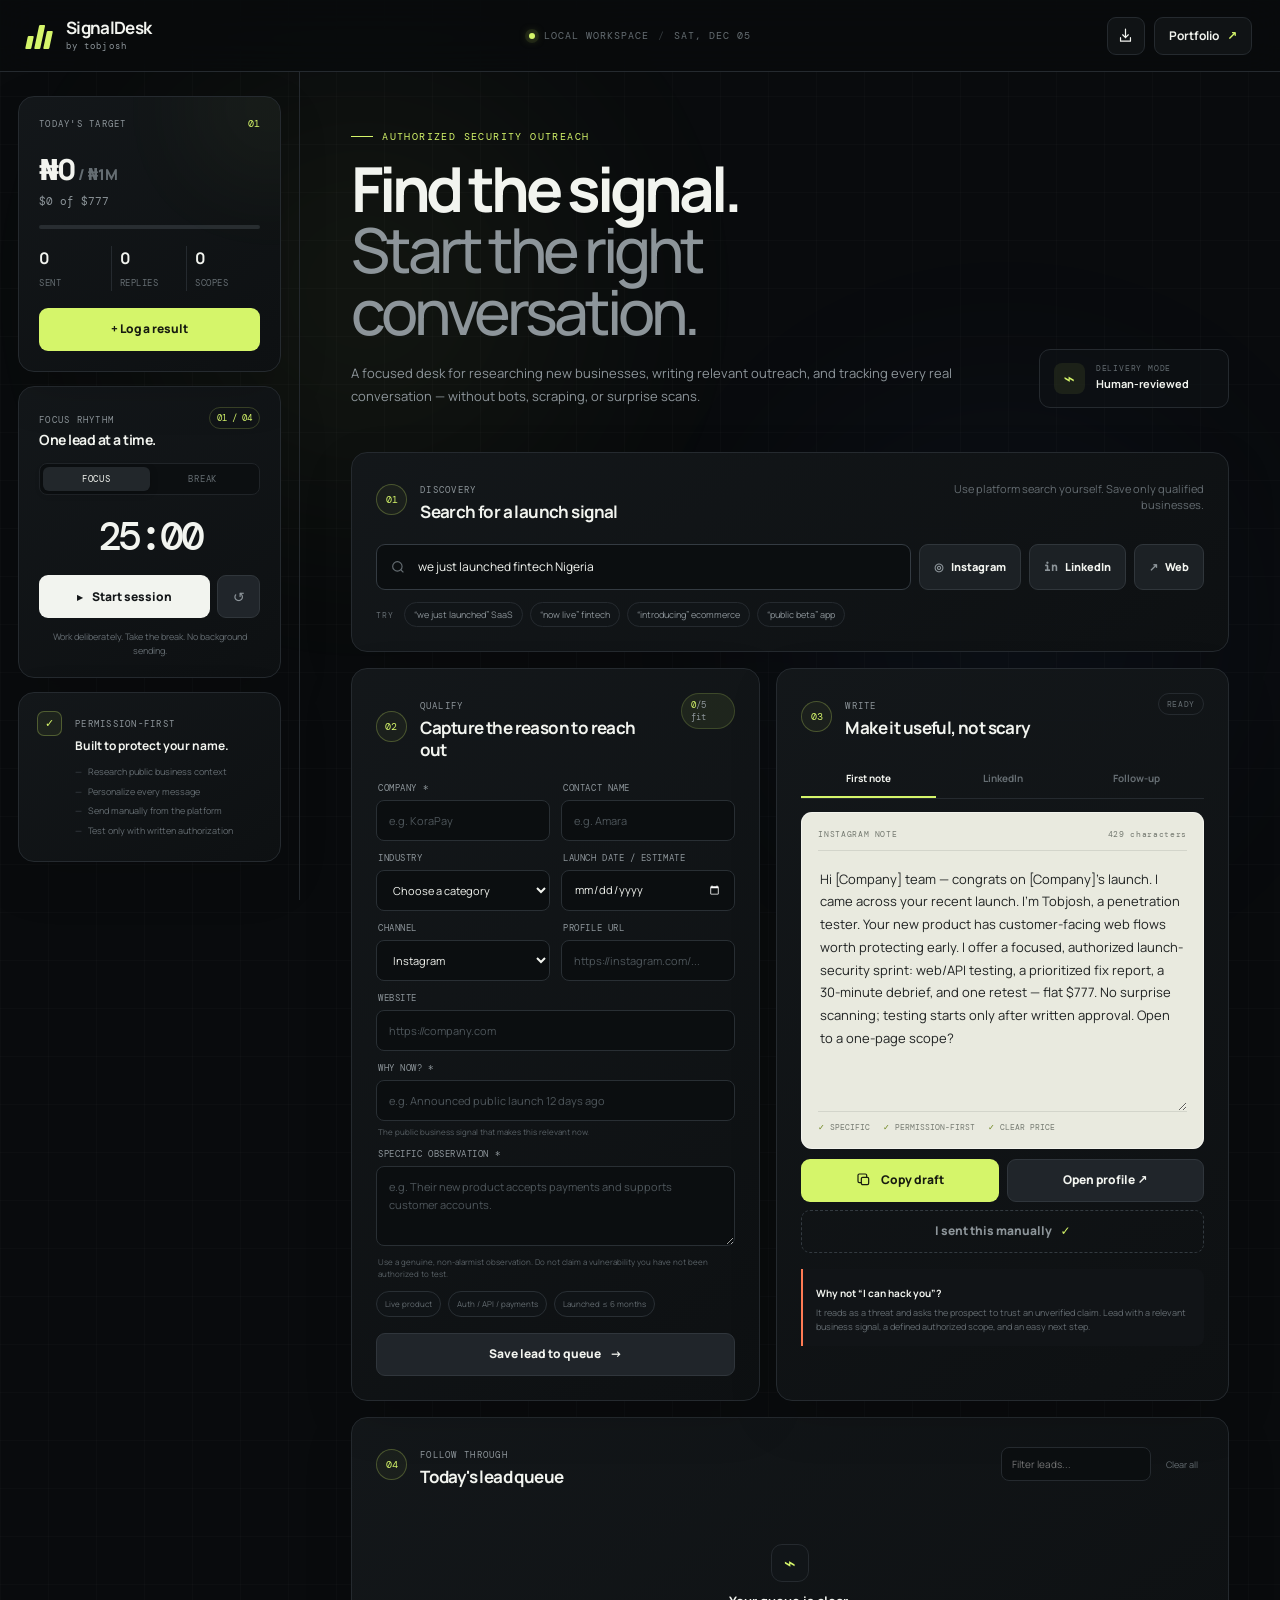
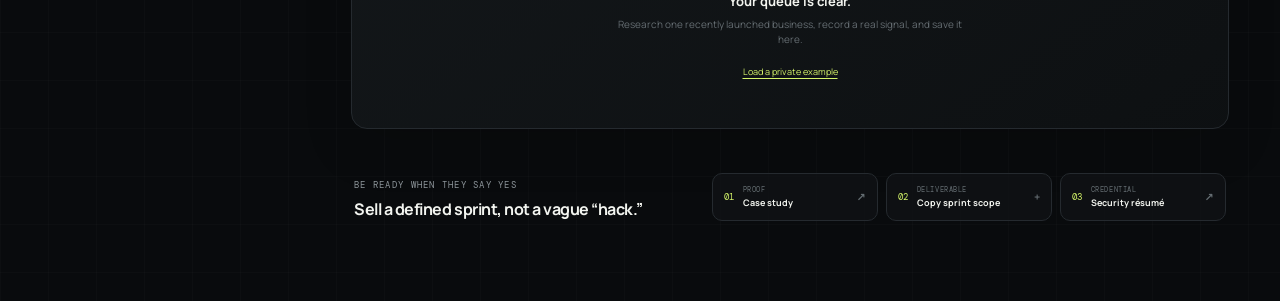
<file: outreach.html>
<!DOCTYPE html>
<html lang="en">
<head>
    <meta charset="UTF-8">
    <meta name="viewport" content="width=device-width, initial-scale=1.0">
    <meta name="description" content="SignalDesk — a manual, permission-first outreach workspace for Tobjosh security sprints.">
    <title>SignalDesk | Tobjosh Outreach Workspace</title>
    <link rel="stylesheet" href="assets/outreach.css">
</head>
<body>
    <div class="ambient ambient-one"></div>
    <div class="ambient ambient-two"></div>

    <div class="app-shell">
        <header class="topbar">
            <a class="brand" href="index.html" aria-label="Back to Tobjosh portfolio">
                <span class="brand-mark" aria-hidden="true"><i></i><i></i><i></i></span>
                <span>
                    <strong>SignalDesk</strong>
                    <small>by tobjosh</small>
                </span>
            </a>

            <div class="topbar-center" aria-label="Workspace status">
                <span class="live-dot"></span>
                <span>LOCAL WORKSPACE</span>
                <span class="divider">/</span>
                <span id="today-label">TODAY</span>
            </div>

            <div class="topbar-actions">
                <button class="icon-button" id="export-button" type="button" title="Export lead data" aria-label="Export lead data">
                    <svg viewBox="0 0 24 24" aria-hidden="true"><path d="M12 3v12m0 0 4-4m-4 4-4-4M5 15v5h14v-5"/></svg>
                </button>
                <a class="portfolio-link" href="index.html">Portfolio <span>↗</span></a>
            </div>
        </header>

        <main class="workspace">
            <aside class="left-rail">
                <section class="goal-card panel">
                    <div class="eyebrow-row">
                        <span class="eyebrow">TODAY'S TARGET</span>
                        <span class="goal-day">01</span>
                    </div>
                    <div class="goal-value"><span id="goal-naira">₦0</span><small> / ₦1M</small></div>
                    <div class="goal-usd"><span id="goal-usd">$0</span> of $777</div>
                    <div class="progress-track"><span id="goal-progress"></span></div>
                    <div class="goal-stats">
                        <div><strong id="sent-count">0</strong><span>sent</span></div>
                        <div><strong id="reply-count">0</strong><span>replies</span></div>
                        <div><strong id="proposal-count">0</strong><span>scopes</span></div>
                    </div>
                    <button class="primary-button full" id="log-win-button" type="button">+ Log a result</button>
                </section>

                <section class="timer-card panel">
                    <div class="section-heading compact">
                        <div>
                            <span class="eyebrow">FOCUS RHYTHM</span>
                            <h2>One lead at a time.</h2>
                        </div>
                        <span class="round-counter" id="round-counter">01 / 04</span>
                    </div>
                    <div class="timer-mode-row">
                        <button class="mode-button active" data-mode="focus" type="button">Focus</button>
                        <button class="mode-button" data-mode="break" type="button">Break</button>
                    </div>
                    <div class="timer-display" id="timer-display">25:00</div>
                    <div class="timer-actions">
                        <button class="timer-start" id="timer-start" type="button"><span>▶</span> Start session</button>
                        <button class="timer-reset" id="timer-reset" type="button" aria-label="Reset timer" title="Reset timer">↺</button>
                    </div>
                    <p class="timer-note">Work deliberately. Take the break. No background sending.</p>
                </section>

                <section class="guardrail-card panel">
                    <div class="guardrail-icon">✓</div>
                    <div>
                        <span class="eyebrow">PERMISSION-FIRST</span>
                        <h3>Built to protect your name.</h3>
                        <ul>
                            <li>Research public business context</li>
                            <li>Personalize every message</li>
                            <li>Send manually from the platform</li>
                            <li>Test only with written authorization</li>
                        </ul>
                    </div>
                </section>
            </aside>

            <section class="main-column">
                <section class="hero-row">
                    <div>
                        <p class="kicker"><span></span> AUTHORIZED SECURITY OUTREACH</p>
                        <h1>Find the signal.<br><em>Start the right conversation.</em></h1>
                        <p class="hero-copy">A focused desk for researching new businesses, writing relevant outreach, and tracking every real conversation — without bots, scraping, or surprise scans.</p>
                    </div>
                    <div class="manual-badge">
                        <span class="manual-badge-icon">⌁</span>
                        <span><small>DELIVERY MODE</small><strong>Human-reviewed</strong></span>
                    </div>
                </section>

                <section class="search-card panel">
                    <div class="section-heading">
                        <div>
                            <span class="step-number">01</span>
                            <div>
                                <span class="eyebrow">DISCOVERY</span>
                                <h2>Search for a launch signal</h2>
                            </div>
                        </div>
                        <p>Use platform search yourself. Save only qualified businesses.</p>
                    </div>
                    <div class="search-controls">
                        <label class="search-input-wrap">
                            <svg viewBox="0 0 24 24" aria-hidden="true"><circle cx="11" cy="11" r="7"/><path d="m20 20-4-4"/></svg>
                            <span class="sr-only">Search phrase</span>
                            <input id="discovery-query" type="search" value="we just launched fintech Nigeria" autocomplete="off">
                        </label>
                        <button class="channel-button instagram" data-search-channel="instagram" type="button"><span>◎</span> Instagram</button>
                        <button class="channel-button linkedin" data-search-channel="linkedin" type="button"><span>in</span> LinkedIn</button>
                        <button class="channel-button web" data-search-channel="web" type="button"><span>↗</span> Web</button>
                    </div>
                    <div class="suggestion-row">
                        <span>TRY</span>
                        <button type="button" data-query='"we just launched" SaaS Nigeria'>“we just launched” SaaS</button>
                        <button type="button" data-query='"now live" fintech startup'>“now live” fintech</button>
                        <button type="button" data-query='"introducing" ecommerce Nigeria'>“introducing” ecommerce</button>
                        <button type="button" data-query='"public beta" app Africa'>“public beta” app</button>
                    </div>
                </section>

                <div class="desk-grid">
                    <section class="lead-card panel">
                        <div class="section-heading">
                            <div>
                                <span class="step-number">02</span>
                                <div>
                                    <span class="eyebrow">QUALIFY</span>
                                    <h2>Capture the reason to reach out</h2>
                                </div>
                            </div>
                            <div class="fit-score" title="Lead fit score"><span id="fit-score">0</span>/5 fit</div>
                        </div>

                        <form id="lead-form">
                            <div class="field-grid two">
                                <label class="field">
                                    <span>Company *</span>
                                    <input id="company" name="company" required placeholder="e.g. KoraPay" autocomplete="organization">
                                </label>
                                <label class="field">
                                    <span>Contact name</span>
                                    <input id="contact" name="contact" placeholder="e.g. Amara" autocomplete="name">
                                </label>
                            </div>
                            <div class="field-grid two">
                                <label class="field">
                                    <span>Industry</span>
                                    <select id="industry" name="industry">
                                        <option value="">Choose a category</option>
                                        <option>SaaS</option>
                                        <option>Fintech</option>
                                        <option>E-commerce</option>
                                        <option>Healthtech</option>
                                        <option>Web3</option>
                                        <option>Marketplace</option>
                                        <option>Agency</option>
                                        <option>Other</option>
                                    </select>
                                </label>
                                <label class="field">
                                    <span>Launch date / estimate</span>
                                    <input id="launch-date" name="launchDate" type="date">
                                </label>
                            </div>
                            <div class="field-grid two">
                                <label class="field">
                                    <span>Channel</span>
                                    <select id="channel" name="channel">
                                        <option>Instagram</option>
                                        <option>LinkedIn</option>
                                        <option>Email</option>
                                    </select>
                                </label>
                                <label class="field">
                                    <span>Profile URL</span>
                                    <input id="profile-url" name="profileUrl" type="url" placeholder="https://instagram.com/...">
                                </label>
                            </div>
                            <label class="field">
                                <span>Website</span>
                                <input id="website" name="website" type="url" placeholder="https://company.com">
                            </label>
                            <label class="field">
                                <span>Why now? *</span>
                                <input id="signal" name="signal" required placeholder="e.g. Announced public launch 12 days ago">
                                <small>The public business signal that makes this relevant now.</small>
                            </label>
                            <label class="field">
                                <span>Specific observation *</span>
                                <textarea id="observation" name="observation" required rows="3" placeholder="e.g. Their new product accepts payments and supports customer accounts."></textarea>
                                <small>Use a genuine, non-alarmist observation. Do not claim a vulnerability you have not been authorized to test.</small>
                            </label>
                            <div class="qualification-checks">
                                <label><input id="has-live-product" type="checkbox"><span>Live product</span></label>
                                <label><input id="has-sensitive-flow" type="checkbox"><span>Auth / API / payments</span></label>
                                <label><input id="is-recent" type="checkbox"><span>Launched ≤ 6 months</span></label>
                            </div>
                            <button class="secondary-button full" type="submit">Save lead to queue <span>→</span></button>
                        </form>
                    </section>

                    <section class="draft-card panel">
                        <div class="section-heading">
                            <div>
                                <span class="step-number">03</span>
                                <div>
                                    <span class="eyebrow">WRITE</span>
                                    <h2>Make it useful, not scary</h2>
                                </div>
                            </div>
                            <span class="saved-state" id="draft-state">DRAFT</span>
                        </div>

                        <div class="template-tabs" role="tablist" aria-label="Message template">
                            <button class="template-tab active" data-template="initial" type="button">First note</button>
                            <button class="template-tab" data-template="linkedin" type="button">LinkedIn</button>
                            <button class="template-tab" data-template="followup" type="button">Follow-up</button>
                        </div>

                        <div class="message-paper">
                            <div class="message-meta">
                                <span id="message-channel">INSTAGRAM DM</span>
                                <span id="char-count">0 characters</span>
                            </div>
                            <textarea id="message-draft" aria-label="Editable message draft" spellcheck="true"></textarea>
                            <div class="message-principles">
                                <span><i>✓</i> Specific</span>
                                <span><i>✓</i> Permission-first</span>
                                <span><i>✓</i> Clear price</span>
                            </div>
                        </div>

                        <div class="draft-actions">
                            <button class="primary-button" id="copy-draft" type="button">
                                <svg viewBox="0 0 24 24" aria-hidden="true"><rect x="8" y="8" width="11" height="11" rx="2"/><path d="M16 8V5a2 2 0 0 0-2-2H5a2 2 0 0 0-2 2v9a2 2 0 0 0 2 2h3"/></svg>
                                Copy draft
                            </button>
                            <button class="secondary-button" id="open-profile" type="button">Open profile ↗</button>
                        </div>
                        <button class="sent-button" id="mark-sent" type="button">I sent this manually <span>✓</span></button>

                        <div class="tone-note">
                            <strong>Why not “I can hack you”?</strong>
                            <p>It reads as a threat and asks the prospect to trust an unverified claim. Lead with a relevant business signal, a defined authorized scope, and an easy next step.</p>
                        </div>
                    </section>
                </div>

                <section class="queue-card panel">
                    <div class="section-heading queue-heading">
                        <div>
                            <span class="step-number">04</span>
                            <div>
                                <span class="eyebrow">FOLLOW THROUGH</span>
                                <h2>Today's lead queue</h2>
                            </div>
                        </div>
                        <div class="queue-actions">
                            <label class="mini-search">
                                <span class="sr-only">Filter leads</span>
                                <input id="lead-filter" type="search" placeholder="Filter leads...">
                            </label>
                            <button class="text-button" id="clear-data" type="button">Clear all</button>
                        </div>
                    </div>
                    <div class="queue-table-wrap">
                        <table>
                            <thead>
                                <tr><th>Company</th><th>Signal</th><th>Channel</th><th>Status</th><th>Next action</th><th></th></tr>
                            </thead>
                            <tbody id="lead-list"></tbody>
                        </table>
                        <div class="empty-state" id="empty-state">
                            <span class="empty-icon">⌁</span>
                            <h3>Your queue is clear.</h3>
                            <p>Research one recently launched business, record a real signal, and save it here.</p>
                            <button type="button" id="load-example">Load a private example</button>
                        </div>
                    </div>
                </section>

                <section class="proof-strip">
                    <div>
                        <span class="eyebrow">BE READY WHEN THEY SAY YES</span>
                        <h2>Sell a defined sprint, not a vague “hack.”</h2>
                    </div>
                    <div class="proof-items">
                        <a href="case-study.html">
                            <span>01</span><div><small>PROOF</small><strong>Case study</strong></div><b>↗</b>
                        </a>
                        <button id="copy-scope" type="button">
                            <span>02</span><div><small>DELIVERABLE</small><strong>Copy sprint scope</strong></div><b>+</b>
                        </button>
                        <a href="certs/Oluwatobiloba_Oyelowo_Security_Resume_v2.pdf" target="_blank" rel="noopener">
                            <span>03</span><div><small>CREDENTIAL</small><strong>Security résumé</strong></div><b>↗</b>
                        </a>
                    </div>
                </section>
            </section>
        </main>
    </div>

    <div class="modal-backdrop" id="result-modal" hidden>
        <div class="modal" role="dialog" aria-modal="true" aria-labelledby="result-title">
            <button class="modal-close" type="button" data-close-modal aria-label="Close">×</button>
            <span class="eyebrow">UPDATE THE SCOREBOARD</span>
            <h2 id="result-title">Log a real result</h2>
            <p>Track outcomes, not activity theatre. Values stay in this browser.</p>
            <form id="result-form">
                <label class="field"><span>Result</span>
                    <select id="result-type">
                        <option value="reply">Reply received</option>
                        <option value="proposal">Scope requested / sent</option>
                        <option value="win">Engagement signed</option>
                    </select>
                </label>
                <label class="field amount-field hidden" id="amount-field"><span>Signed value (USD)</span><input id="result-amount" type="number" min="0" step="1" value="777"></label>
                <button class="primary-button full" type="submit">Save result</button>
            </form>
        </div>
    </div>

    <div class="toast" id="toast" role="status" aria-live="polite"><span>✓</span><p>Done</p></div>

    <script src="assets/outreach.js"></script>
</body>
</html>
</file>
<file: assets/outreach.css>
@import url('https://fonts.googleapis.com/css2?family=DM+Mono:wght@400;500&family=Manrope:wght@400;500;600;700;800&display=swap');

:root {
    --bg: #090b0d;
    --surface: #101316;
    --surface-raised: #15191d;
    --surface-soft: #0d1012;
    --line: #252a2f;
    --line-bright: #343b42;
    --text: #f2f4ef;
    --muted: #8d959a;
    --dim: #656d72;
    --acid: #d5f56a;
    --acid-deep: #b8db4f;
    --orange: #ff7b54;
    --blue: #8db7ff;
    --danger: #ff6b6b;
    --mono: 'DM Mono', 'SFMono-Regular', Consolas, monospace;
    --sans: 'Manrope', Inter, ui-sans-serif, system-ui, -apple-system, BlinkMacSystemFont, sans-serif;
    --radius: 16px;
    color-scheme: dark;
}

* { box-sizing: border-box; }

html { scroll-behavior: smooth; }

body {
    margin: 0;
    min-width: 320px;
    min-height: 100vh;
    color: var(--text);
    background:
        linear-gradient(rgba(255,255,255,.015) 1px, transparent 1px),
        linear-gradient(90deg, rgba(255,255,255,.015) 1px, transparent 1px),
        var(--bg);
    background-size: 48px 48px;
    font-family: var(--sans);
    font-size: 14px;
    line-height: 1.5;
    overflow-x: hidden;
}

button, input, textarea, select { font: inherit; }
button, a { -webkit-tap-highlight-color: transparent; }
button { color: inherit; }
a { color: inherit; text-decoration: none; }

button:focus-visible, a:focus-visible, input:focus-visible, textarea:focus-visible, select:focus-visible {
    outline: 2px solid var(--acid);
    outline-offset: 2px;
}

::selection { background: var(--acid); color: #111; }
::-webkit-scrollbar { width: 8px; height: 8px; }
::-webkit-scrollbar-track { background: var(--bg); }
::-webkit-scrollbar-thumb { background: #343a3f; border-radius: 10px; }

.ambient {
    width: 420px;
    height: 420px;
    position: fixed;
    border-radius: 50%;
    filter: blur(130px);
    pointer-events: none;
    opacity: .055;
    z-index: -1;
}
.ambient-one { background: var(--acid); top: 9%; left: 12%; }
.ambient-two { background: #628fff; bottom: 7%; right: 5%; }

.app-shell { width: min(1680px, 100%); margin: 0 auto; }

.topbar {
    height: 72px;
    display: grid;
    grid-template-columns: 1fr auto 1fr;
    align-items: center;
    padding: 0 28px;
    border-bottom: 1px solid var(--line);
    background: rgba(9, 11, 13, .84);
    backdrop-filter: blur(18px);
    position: sticky;
    top: 0;
    z-index: 20;
}

.brand { display: inline-flex; align-items: center; gap: 11px; width: max-content; }
.brand-mark { width: 27px; height: 27px; position: relative; display: inline-flex; align-items: flex-end; gap: 3px; transform: skew(-12deg); }
.brand-mark i { display: block; width: 6px; background: var(--acid); border-radius: 1px; }
.brand-mark i:nth-child(1) { height: 13px; }
.brand-mark i:nth-child(2) { height: 24px; }
.brand-mark i:nth-child(3) { height: 18px; }
.brand strong { display: block; font-size: 17px; line-height: 1.05; letter-spacing: -.04em; }
.brand small { display: block; color: var(--muted); font: 9px var(--mono); letter-spacing: .12em; margin-top: 4px; }

.topbar-center { display: flex; align-items: center; gap: 9px; color: var(--dim); font: 10px var(--mono); letter-spacing: .1em; }
.live-dot { width: 6px; height: 6px; border-radius: 50%; background: var(--acid); box-shadow: 0 0 0 4px rgba(213,245,106,.08), 0 0 10px rgba(213,245,106,.5); }
.divider { color: #343a3f; }

.topbar-actions { justify-self: end; display: flex; align-items: center; gap: 9px; }
.icon-button, .portfolio-link {
    height: 38px;
    border: 1px solid var(--line);
    background: rgba(17,20,23,.9);
    border-radius: 9px;
    display: inline-flex;
    align-items: center;
    justify-content: center;
    transition: .2s ease;
}
.icon-button { width: 38px; cursor: pointer; }
.icon-button svg { width: 17px; fill: none; stroke: currentColor; stroke-linecap: round; stroke-linejoin: round; stroke-width: 1.7; }
.portfolio-link { padding: 0 14px; gap: 8px; font-size: 12px; font-weight: 700; }
.portfolio-link span { color: var(--acid); }
.icon-button:hover, .portfolio-link:hover { border-color: var(--line-bright); background: var(--surface-raised); transform: translateY(-1px); }

.workspace { display: grid; grid-template-columns: 300px minmax(0, 1fr); align-items: start; }
.left-rail { position: sticky; top: 72px; min-height: calc(100vh - 72px); border-right: 1px solid var(--line); padding: 24px 18px; display: flex; flex-direction: column; gap: 14px; }
.main-column { min-width: 0; padding: 58px clamp(24px, 4vw, 66px) 80px; }

.panel { background: linear-gradient(145deg, rgba(20,24,27,.96), rgba(14,17,19,.96)); border: 1px solid var(--line); border-radius: var(--radius); box-shadow: 0 18px 50px rgba(0,0,0,.13); }
.eyebrow { font: 9px var(--mono); letter-spacing: .14em; color: var(--muted); }
.eyebrow-row { display: flex; justify-content: space-between; align-items: center; }
.goal-card { padding: 20px; overflow: hidden; position: relative; }
.goal-card::after { content: ''; width: 110px; height: 110px; position: absolute; right: -45px; top: -45px; background: var(--acid); filter: blur(60px); opacity: .08; }
.goal-day { color: var(--acid); font: 10px var(--mono); }
.goal-value { margin-top: 18px; font-size: 29px; font-weight: 800; letter-spacing: -.06em; }
.goal-value small { color: var(--dim); font-size: 15px; letter-spacing: -.02em; }
.goal-usd { color: var(--muted); font: 11px var(--mono); margin-top: 2px; }
.progress-track { height: 4px; border-radius: 10px; background: #282d31; overflow: hidden; margin: 17px 0; }
.progress-track span { display: block; width: 0; height: 100%; background: var(--acid); border-radius: inherit; transition: width .5s ease; box-shadow: 0 0 10px rgba(213,245,106,.45); }
.goal-stats { display: grid; grid-template-columns: repeat(3, 1fr); margin: 0 -3px 17px; }
.goal-stats div { padding: 0 8px; border-right: 1px solid var(--line); }
.goal-stats div:first-child { padding-left: 3px; }
.goal-stats div:last-child { border-right: 0; }
.goal-stats strong { display: block; font-size: 16px; }
.goal-stats span { color: var(--dim); font: 9px var(--mono); text-transform: uppercase; letter-spacing: .06em; }

.primary-button, .secondary-button, .timer-start, .sent-button {
    min-height: 43px;
    border: 0;
    border-radius: 9px;
    padding: 0 17px;
    font-weight: 800;
    font-size: 12px;
    cursor: pointer;
    display: inline-flex;
    align-items: center;
    justify-content: center;
    gap: 9px;
    transition: .2s ease;
}
.primary-button { background: var(--acid); color: #171b10; }
.primary-button:hover { background: #e0fa87; transform: translateY(-1px); box-shadow: 0 8px 24px rgba(213,245,106,.12); }
.secondary-button { background: #20252a; color: var(--text); border: 1px solid #30363c; }
.secondary-button:hover { background: #282e33; border-color: #424a51; }
.primary-button svg { width: 16px; fill: none; stroke: currentColor; stroke-width: 1.8; }
.full { width: 100%; }

.timer-card { padding: 20px; }
.section-heading { display: flex; align-items: flex-start; justify-content: space-between; gap: 20px; margin-bottom: 22px; }
.section-heading > div:first-child { display: flex; align-items: center; gap: 13px; }
.section-heading h2 { font-size: 17px; line-height: 1.25; letter-spacing: -.035em; margin: 3px 0 0; }
.section-heading p { color: var(--dim); font-size: 11px; max-width: 280px; text-align: right; margin: 4px 0 0; }
.section-heading.compact { margin-bottom: 15px; }
.section-heading.compact > div:first-child { display: block; }
.section-heading.compact h2 { font-size: 14px; }
.round-counter { color: var(--acid); font: 9px var(--mono); border: 1px solid rgba(213,245,106,.2); padding: 4px 7px; border-radius: 20px; }
.timer-mode-row { padding: 3px; display: grid; grid-template-columns: 1fr 1fr; background: #0c0f11; border: 1px solid #202428; border-radius: 8px; }
.mode-button { background: none; border: 0; border-radius: 6px; padding: 6px; cursor: pointer; color: var(--dim); font: 9px var(--mono); text-transform: uppercase; letter-spacing: .08em; }
.mode-button.active { color: var(--text); background: #22272b; box-shadow: 0 2px 8px rgba(0,0,0,.2); }
.timer-display { font: 500 40px var(--mono); text-align: center; letter-spacing: -.08em; margin: 15px 0 13px; }
.timer-actions { display: flex; gap: 7px; }
.timer-start { flex: 1; background: var(--text); color: #131618; }
.timer-start:hover { background: white; transform: translateY(-1px); }
.timer-start span { font-size: 8px; }
.timer-reset { width: 43px; border: 1px solid #30363b; border-radius: 9px; background: #20252a; color: var(--muted); cursor: pointer; }
.timer-reset:hover { color: var(--text); }
.timer-note { color: var(--dim); font-size: 9px; line-height: 1.5; margin: 12px 0 0; text-align: center; }
.guardrail-card { padding: 18px; display: flex; gap: 13px; }
.guardrail-icon { flex: 0 0 auto; width: 25px; height: 25px; display: grid; place-items: center; color: var(--acid); border: 1px solid rgba(213,245,106,.28); background: rgba(213,245,106,.06); border-radius: 7px; font-size: 11px; }
.guardrail-card h3 { font-size: 12px; margin: 5px 0 10px; }
.guardrail-card ul { list-style: none; margin: 0; padding: 0; color: var(--dim); font-size: 9px; }
.guardrail-card li { margin: 6px 0; padding-left: 13px; position: relative; }
.guardrail-card li::before { content: '—'; color: #434a50; position: absolute; left: 0; }

.hero-row { display: flex; justify-content: space-between; gap: 40px; align-items: flex-end; max-width: 1100px; margin-bottom: 44px; }
.kicker { color: var(--acid); font: 10px var(--mono); letter-spacing: .14em; display: flex; align-items: center; gap: 9px; margin: 0 0 15px; }
.kicker span { width: 22px; height: 1px; background: var(--acid); }
.hero-row h1 { font-size: clamp(35px, 5vw, 62px); line-height: .99; letter-spacing: -.065em; margin: 0; max-width: 780px; }
.hero-row h1 em { color: var(--muted); font-style: normal; font-weight: 500; }
.hero-copy { color: var(--muted); font-size: 13px; line-height: 1.75; max-width: 680px; margin: 20px 0 0; }
.manual-badge { min-width: 190px; display: flex; align-items: center; gap: 11px; padding: 13px 14px; border: 1px solid var(--line); border-radius: 11px; background: rgba(16,19,22,.6); }
.manual-badge-icon { width: 31px; height: 31px; display: grid; place-items: center; border-radius: 8px; background: rgba(213,245,106,.08); color: var(--acid); font-size: 19px; }
.manual-badge small, .manual-badge strong { display: block; }
.manual-badge small { font: 8px var(--mono); color: var(--dim); letter-spacing: .1em; }
.manual-badge strong { font-size: 11px; margin-top: 3px; }

.search-card { padding: 24px; margin-bottom: 16px; }
.step-number { font: 10px var(--mono); color: var(--acid); width: 31px; height: 31px; border-radius: 50%; display: grid; place-items: center; border: 1px solid rgba(213,245,106,.25); background: rgba(213,245,106,.04); }
.search-controls { display: grid; grid-template-columns: minmax(240px, 1fr) auto auto auto; gap: 8px; }
.search-input-wrap { min-height: 46px; display: flex; align-items: center; padding: 0 13px; gap: 10px; border: 1px solid var(--line-bright); background: #0b0e10; border-radius: 9px; }
.search-input-wrap:focus-within { border-color: rgba(213,245,106,.55); }
.search-input-wrap svg { width: 17px; fill: none; stroke: var(--dim); stroke-width: 1.7; }
.search-input-wrap input { width: 100%; border: 0; outline: 0; background: transparent; color: var(--text); font-size: 12px; }
.channel-button { min-height: 46px; padding: 0 14px; border-radius: 9px; cursor: pointer; background: #1c2125; border: 1px solid #30363b; font-size: 11px; font-weight: 800; transition: .2s ease; }
.channel-button:hover { border-color: #50585f; transform: translateY(-1px); }
.channel-button span { font-family: var(--mono); margin-right: 5px; color: var(--muted); }
.channel-button.instagram:hover span { color: #fb77a8; }
.channel-button.linkedin:hover span { color: #72a9ff; }
.channel-button.web:hover span { color: var(--acid); }
.suggestion-row { display: flex; flex-wrap: wrap; align-items: center; gap: 7px; margin-top: 12px; }
.suggestion-row > span { font: 8px var(--mono); color: var(--dim); letter-spacing: .1em; margin-right: 3px; }
.suggestion-row button { color: var(--muted); border: 1px solid var(--line); background: #111518; border-radius: 20px; padding: 5px 9px; font-size: 9px; cursor: pointer; }
.suggestion-row button:hover { color: var(--text); border-color: #3b4248; }

.desk-grid { display: grid; grid-template-columns: minmax(0, .95fr) minmax(0, 1.05fr); gap: 16px; margin-bottom: 16px; }
.lead-card, .draft-card { padding: 24px; }
.fit-score { background: rgba(213,245,106,.07); border: 1px solid rgba(213,245,106,.17); border-radius: 20px; padding: 5px 9px; color: var(--muted); font: 9px var(--mono); }
.fit-score span { color: var(--acid); }
.field-grid { display: grid; gap: 11px; }
.field-grid.two { grid-template-columns: 1fr 1fr; }
.field { display: block; margin-bottom: 11px; }
.field > span { display: block; color: var(--muted); font: 9px var(--mono); text-transform: uppercase; letter-spacing: .06em; margin: 0 0 6px 2px; }
.field input, .field textarea, .field select {
    width: 100%;
    color: var(--text);
    background: #0b0e10;
    border: 1px solid #292f34;
    border-radius: 8px;
    outline: 0;
    padding: 11px 12px;
    font-size: 11px;
    transition: .18s ease;
}
.field input, .field select { height: 41px; }
.field textarea { resize: vertical; min-height: 80px; line-height: 1.55; }
.field input::placeholder, .field textarea::placeholder { color: #4e565b; }
.field input:focus, .field textarea:focus, .field select:focus { border-color: rgba(213,245,106,.55); box-shadow: 0 0 0 3px rgba(213,245,106,.035); }
.field small { color: #596166; display: block; font-size: 8px; margin: 5px 2px 0; line-height: 1.45; }
.qualification-checks { display: flex; gap: 7px; flex-wrap: wrap; margin: 2px 0 16px; }
.qualification-checks label { cursor: pointer; }
.qualification-checks input { position: absolute; opacity: 0; pointer-events: none; }
.qualification-checks span { display: block; padding: 6px 8px; border: 1px solid #292f34; background: #101417; border-radius: 20px; color: var(--dim); font-size: 8px; }
.qualification-checks input:checked + span { border-color: rgba(213,245,106,.3); color: var(--acid); background: rgba(213,245,106,.06); }

.saved-state { color: var(--dim); border: 1px solid var(--line); border-radius: 20px; padding: 5px 8px; font: 8px var(--mono); letter-spacing: .08em; }
.saved-state.changed { color: var(--orange); border-color: rgba(255,123,84,.25); }
.template-tabs { display: grid; grid-template-columns: repeat(3, 1fr); border-bottom: 1px solid var(--line); margin-bottom: 13px; }
.template-tab { padding: 10px 3px; background: none; border: 0; border-bottom: 2px solid transparent; color: var(--dim); cursor: pointer; font-size: 10px; font-weight: 700; }
.template-tab.active { color: var(--text); border-color: var(--acid); }
.message-paper { background: #e9eadf; color: #171a1b; border-radius: 11px; padding: 17px; box-shadow: inset 0 0 0 1px rgba(255,255,255,.4); }
.message-meta { display: flex; justify-content: space-between; color: #747970; font: 8px var(--mono); letter-spacing: .08em; border-bottom: 1px solid #d3d5cb; padding-bottom: 11px; }
.message-paper textarea { display: block; width: 100%; min-height: 260px; resize: vertical; color: #202323; background: transparent; border: 0; outline: 0; font-size: 13px; line-height: 1.75; padding: 17px 2px; }
.message-principles { display: flex; flex-wrap: wrap; gap: 13px; border-top: 1px solid #d3d5cb; padding-top: 10px; color: #777c73; font: 8px var(--mono); text-transform: uppercase; }
.message-principles i { color: #728a24; font-style: normal; }
.draft-actions { display: grid; grid-template-columns: 1fr 1fr; gap: 8px; margin-top: 10px; }
.sent-button { width: 100%; margin-top: 8px; color: var(--muted); background: transparent; border: 1px dashed #333a40; }
.sent-button:hover { color: var(--acid); border-color: rgba(213,245,106,.35); background: rgba(213,245,106,.03); }
.sent-button span { color: var(--acid); }
.tone-note { background: #111417; border-left: 2px solid var(--orange); margin-top: 16px; padding: 12px 13px; border-radius: 0 8px 8px 0; }
.tone-note strong { font-size: 10px; }
.tone-note p { color: var(--dim); font-size: 9px; line-height: 1.55; margin: 4px 0 0; }

.queue-card { padding: 24px; margin-bottom: 16px; }
.queue-heading { align-items: center; }
.queue-actions { display: flex; align-items: center; gap: 9px; }
.mini-search input { height: 34px; width: 150px; color: var(--text); border: 1px solid var(--line); background: #0b0e10; border-radius: 8px; padding: 0 10px; font-size: 10px; outline: none; }
.mini-search input:focus { border-color: rgba(213,245,106,.45); }
.text-button { border: 0; background: none; color: var(--dim); cursor: pointer; font-size: 9px; }
.text-button:hover { color: var(--danger); }
.queue-table-wrap { overflow-x: auto; }
table { width: 100%; border-collapse: collapse; min-width: 720px; }
th { color: var(--dim); font: 8px var(--mono); letter-spacing: .08em; text-align: left; text-transform: uppercase; border-bottom: 1px solid var(--line); padding: 10px; }
td { color: var(--muted); font-size: 10px; border-bottom: 1px solid #20252a; padding: 13px 10px; vertical-align: middle; }
td strong { color: var(--text); display: block; font-size: 11px; }
td small { color: var(--dim); font-size: 8px; }
.status-pill { display: inline-block; border: 1px solid #363d42; border-radius: 20px; padding: 4px 7px; color: var(--muted); font: 8px var(--mono); text-transform: uppercase; }
.status-pill.sent { color: var(--blue); border-color: rgba(141,183,255,.25); background: rgba(141,183,255,.05); }
.status-pill.replied { color: var(--acid); border-color: rgba(213,245,106,.25); background: rgba(213,245,106,.05); }
.status-pill.proposal { color: #e1b4ff; border-color: rgba(225,180,255,.25); }
.status-pill.won { color: #161b0d; background: var(--acid); border-color: var(--acid); }
.row-action, .row-menu { border: 1px solid var(--line); background: #171b1e; border-radius: 7px; color: var(--muted); cursor: pointer; padding: 6px 8px; font-size: 8px; }
.row-action:hover, .row-menu:hover { color: var(--text); border-color: #41484e; }
.row-menu { padding: 6px 9px; }
.empty-state { text-align: center; padding: 35px 20px 24px; }
.empty-icon { width: 38px; height: 38px; display: grid; place-items: center; margin: 0 auto 10px; border: 1px solid var(--line); color: var(--acid); border-radius: 11px; background: #111518; font-size: 20px; }
.empty-state h3 { font-size: 13px; margin: 0; }
.empty-state p { color: var(--dim); font-size: 10px; margin: 6px auto 12px; max-width: 360px; }
.empty-state button { border: 0; background: none; color: var(--acid); cursor: pointer; font-size: 9px; text-decoration: underline; text-underline-offset: 3px; }

.proof-strip { display: flex; align-items: center; justify-content: space-between; gap: 30px; padding: 27px 3px 0; }
.proof-strip h2 { font-size: 16px; margin: 4px 0 0; letter-spacing: -.03em; }
.proof-items { display: flex; align-items: center; gap: 8px; }
.proof-items a, .proof-items button { min-width: 166px; display: grid; grid-template-columns: auto 1fr auto; align-items: center; gap: 9px; text-align: left; border: 1px solid var(--line); background: rgba(16,19,22,.75); border-radius: 10px; padding: 11px; color: var(--text); cursor: pointer; }
.proof-items a:hover, .proof-items button:hover { border-color: #424a50; background: var(--surface-raised); }
.proof-items > * > span { color: var(--acid); font: 9px var(--mono); }
.proof-items small, .proof-items strong { display: block; }
.proof-items small { color: var(--dim); font: 7px var(--mono); letter-spacing: .08em; }
.proof-items strong { font-size: 9px; margin-top: 2px; }
.proof-items b { color: var(--dim); font-size: 11px; }

.modal-backdrop { position: fixed; inset: 0; z-index: 50; background: rgba(0,0,0,.72); backdrop-filter: blur(5px); display: grid; place-items: center; padding: 20px; }
.modal-backdrop[hidden] { display: none; }
.modal { width: min(410px, 100%); position: relative; background: #15191c; border: 1px solid #343a40; border-radius: 16px; padding: 26px; box-shadow: 0 30px 100px rgba(0,0,0,.5); animation: modal-in .2s ease both; }
@keyframes modal-in { from { opacity: 0; transform: translateY(10px) scale(.98); } }
.modal h2 { font-size: 23px; letter-spacing: -.04em; margin: 8px 0 4px; }
.modal > p { color: var(--muted); font-size: 10px; margin: 0 0 19px; }
.modal-close { position: absolute; top: 14px; right: 14px; border: 0; background: none; color: var(--muted); font-size: 22px; cursor: pointer; }
.amount-field.hidden { display: none; }
.toast { position: fixed; z-index: 70; bottom: 23px; right: 23px; display: flex; align-items: center; gap: 9px; padding: 11px 15px; border-radius: 10px; background: #e9eadf; color: #171a1b; box-shadow: 0 18px 50px rgba(0,0,0,.4); transform: translateY(90px); opacity: 0; transition: .25s ease; }
.toast.show { transform: translateY(0); opacity: 1; }
.toast span { width: 19px; height: 19px; display: grid; place-items: center; color: #162008; background: var(--acid-deep); border-radius: 50%; font-size: 9px; }
.toast p { font-size: 10px; font-weight: 800; margin: 0; }
.sr-only { position: absolute; width: 1px; height: 1px; padding: 0; margin: -1px; overflow: hidden; clip: rect(0,0,0,0); white-space: nowrap; border: 0; }

@media (max-width: 1180px) {
    .workspace { grid-template-columns: 260px minmax(0,1fr); }
    .main-column { padding-left: 30px; padding-right: 30px; }
    .left-rail { padding-left: 12px; padding-right: 12px; }
    .search-controls { grid-template-columns: 1fr 1fr 1fr; }
    .search-input-wrap { grid-column: 1 / -1; }
    .proof-strip { align-items: flex-start; flex-direction: column; }
    .proof-items { width: 100%; }
    .proof-items a, .proof-items button { flex: 1; }
}

@media (max-width: 920px) {
    .topbar { grid-template-columns: 1fr auto; padding: 0 18px; }
    .topbar-center { display: none; }
    .workspace { display: block; }
    .left-rail { position: static; min-height: auto; border: 0; border-bottom: 1px solid var(--line); display: grid; grid-template-columns: repeat(2, 1fr); padding: 16px 18px; }
    .guardrail-card { display: none; }
    .main-column { padding-top: 42px; }
    .desk-grid { grid-template-columns: 1fr; }
    .hero-row { align-items: flex-start; }
    .manual-badge { display: none; }
    .message-paper textarea { min-height: 210px; }
}

@media (max-width: 680px) {
    .topbar { height: 64px; }
    .portfolio-link { display: none; }
    .left-rail { grid-template-columns: 1fr; }
    .timer-card { display: none; }
    .main-column { padding: 34px 14px 60px; }
    .hero-row { margin-bottom: 30px; }
    .hero-row h1 { font-size: 38px; }
    .hero-copy { font-size: 12px; }
    .search-card, .lead-card, .draft-card, .queue-card { padding: 18px 14px; }
    .section-heading { gap: 10px; }
    .section-heading p { display: none; }
    .search-controls { grid-template-columns: 1fr; }
    .search-input-wrap { grid-column: auto; }
    .channel-button { min-height: 40px; }
    .field-grid.two { grid-template-columns: 1fr; gap: 0; }
    .draft-actions { grid-template-columns: 1fr; }
    .queue-actions { display: none; }
    .proof-items { flex-direction: column; align-items: stretch; }
    .proof-items a, .proof-items button { width: 100%; }
    .toast { left: 14px; right: 14px; bottom: 14px; }
}
</file>
